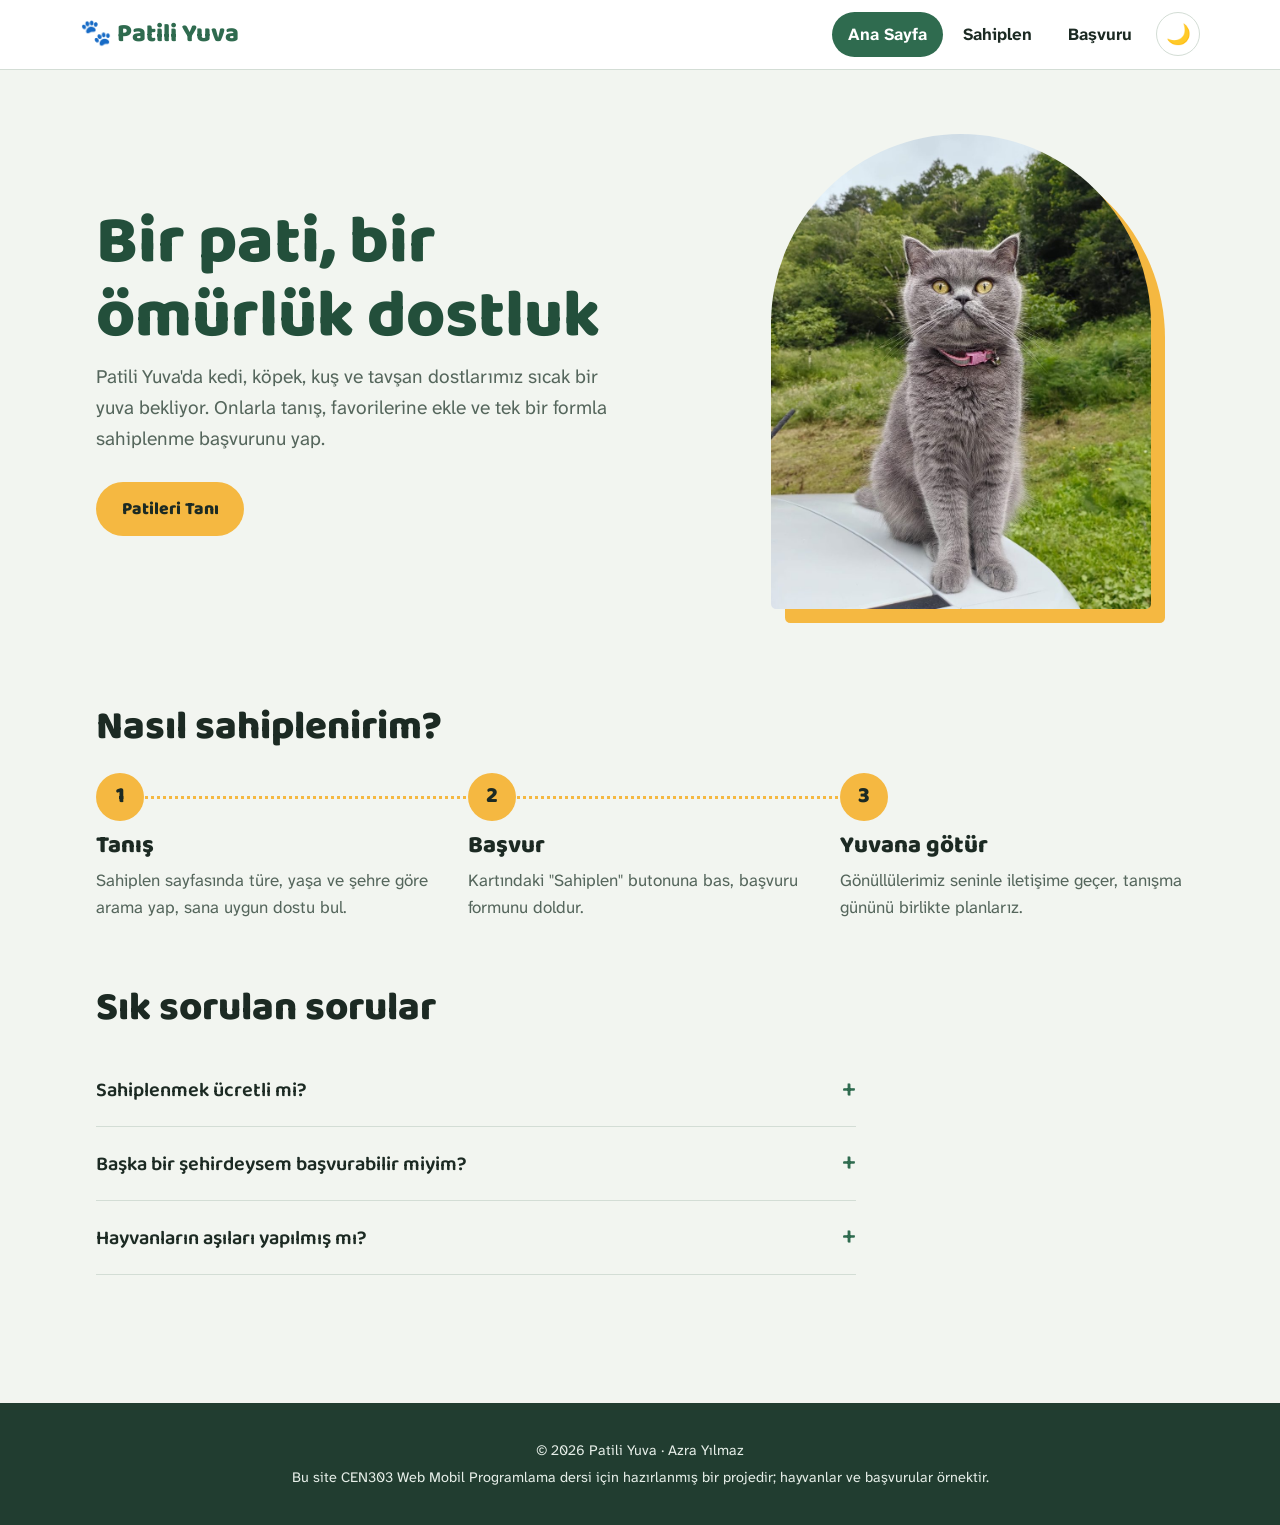
<file: index.html>
<!DOCTYPE html>
<html lang="tr">
<head>
  <meta charset="UTF-8">
  <meta name="viewport" content="width=device-width, initial-scale=1.0">
  <meta name="description" content="Patili Yuva: Sahiplendirilmeyi bekleyen kedi, köpek ve diğer dostlarımızla tanışın.">
  <title>Patili Yuva | Ana Sayfa</title>

  <link rel="stylesheet" href="css/style.css">

  <script src="js/main.js" defer></script>
</head>
<body>
  <header class="site-baslik">
    <a href="index.html" class="logo"><span aria-hidden="true">🐾</span> Patili Yuva</a>

    <button class="menu-butonu" id="menuButonu" type="button"
            aria-label="Menüyü aç" aria-expanded="false" aria-controls="anaMenu">☰</button>

    <nav class="ana-menu" id="anaMenu" aria-label="Ana menü">
      <ul>
        <li><a href="index.html" aria-current="page">Ana Sayfa</a></li>
        <li><a href="hayvanlar.html">Sahiplen</a></li>
        <li><a href="basvuru.html">Başvuru</a></li>
      </ul>
    </nav>

    <button class="tema-butonu" id="temaButonu" type="button" aria-label="Karanlık modu aç veya kapat">🌙</button>
  </header>

  <main>
    <section class="hero" aria-labelledby="heroBaslik">
      <div class="hero-metin">
        <h1 id="heroBaslik">Bir pati, bir ömürlük dostluk</h1>
        <p>
          Patili Yuva'da kedi, köpek, kuş ve tavşan dostlarımız sıcak bir yuva bekliyor.
          Onlarla tanış, favorilerine ekle ve tek bir formla sahiplenme başvurunu yap.
        </p>
        <a href="hayvanlar.html" class="buton">Patileri Tanı</a>
      </div>

      <img src="img/hero.jpg" class="hero-gorsel"
           alt="Pembe tasmalı, sarı gözlü gri kedi Fida, yeşilliklerin önünde bir arabanın kaputunda oturuyor">
    </section>

    <section class="adimlar" aria-labelledby="adimlarBaslik">
      <h2 id="adimlarBaslik">Nasıl sahiplenirim?</h2>

      <div class="adim-listesi">
        <article class="adim">
          <span class="adim-no" aria-hidden="true">1</span>
          <h3>Tanış</h3>
          <p>Sahiplen sayfasında türe, yaşa ve şehre göre arama yap, sana uygun dostu bul.</p>
        </article>

        <article class="adim">
          <span class="adim-no" aria-hidden="true">2</span>
          <h3>Başvur</h3>
          <p>Kartındaki "Sahiplen" butonuna bas, başvuru formunu doldur.</p>
        </article>

        <article class="adim">
          <span class="adim-no" aria-hidden="true">3</span>
          <h3>Yuvana götür</h3>
          <p>Gönüllülerimiz seninle iletişime geçer, tanışma gününü birlikte planlarız.</p>
        </article>
      </div>
    </section>

    <section class="sss" aria-labelledby="sssBaslik">
      <h2 id="sssBaslik">Sık sorulan sorular</h2>

      <details>
        <summary>Sahiplenmek ücretli mi?</summary>
        <p>Hayır. Patili Yuva'daki bütün dostlarımız ücretsiz sahiplendirilir.</p>
      </details>

      <details>
        <summary>Başka bir şehirdeysem başvurabilir miyim?</summary>
        <p>Evet. Başvuru formunda şehrini belirtmen yeterli, ulaşım konusunu birlikte planlarız.</p>
      </details>

      <details>
        <summary>Hayvanların aşıları yapılmış mı?</summary>
        <p>Her kartta aşı durumu yazar. Yavruların aşı takvimi sahiplendikten sonra da devam eder.</p>
      </details>
    </section>
  </main>

  <footer class="site-alt">
    <p>&copy; 2026 Patili Yuva · Azra Yılmaz</p>
    <p>Bu site CEN303 Web Mobil Programlama dersi için hazırlanmış bir projedir; hayvanlar ve başvurular örnektir.</p>
  </footer>
</body>
</html>
</file>
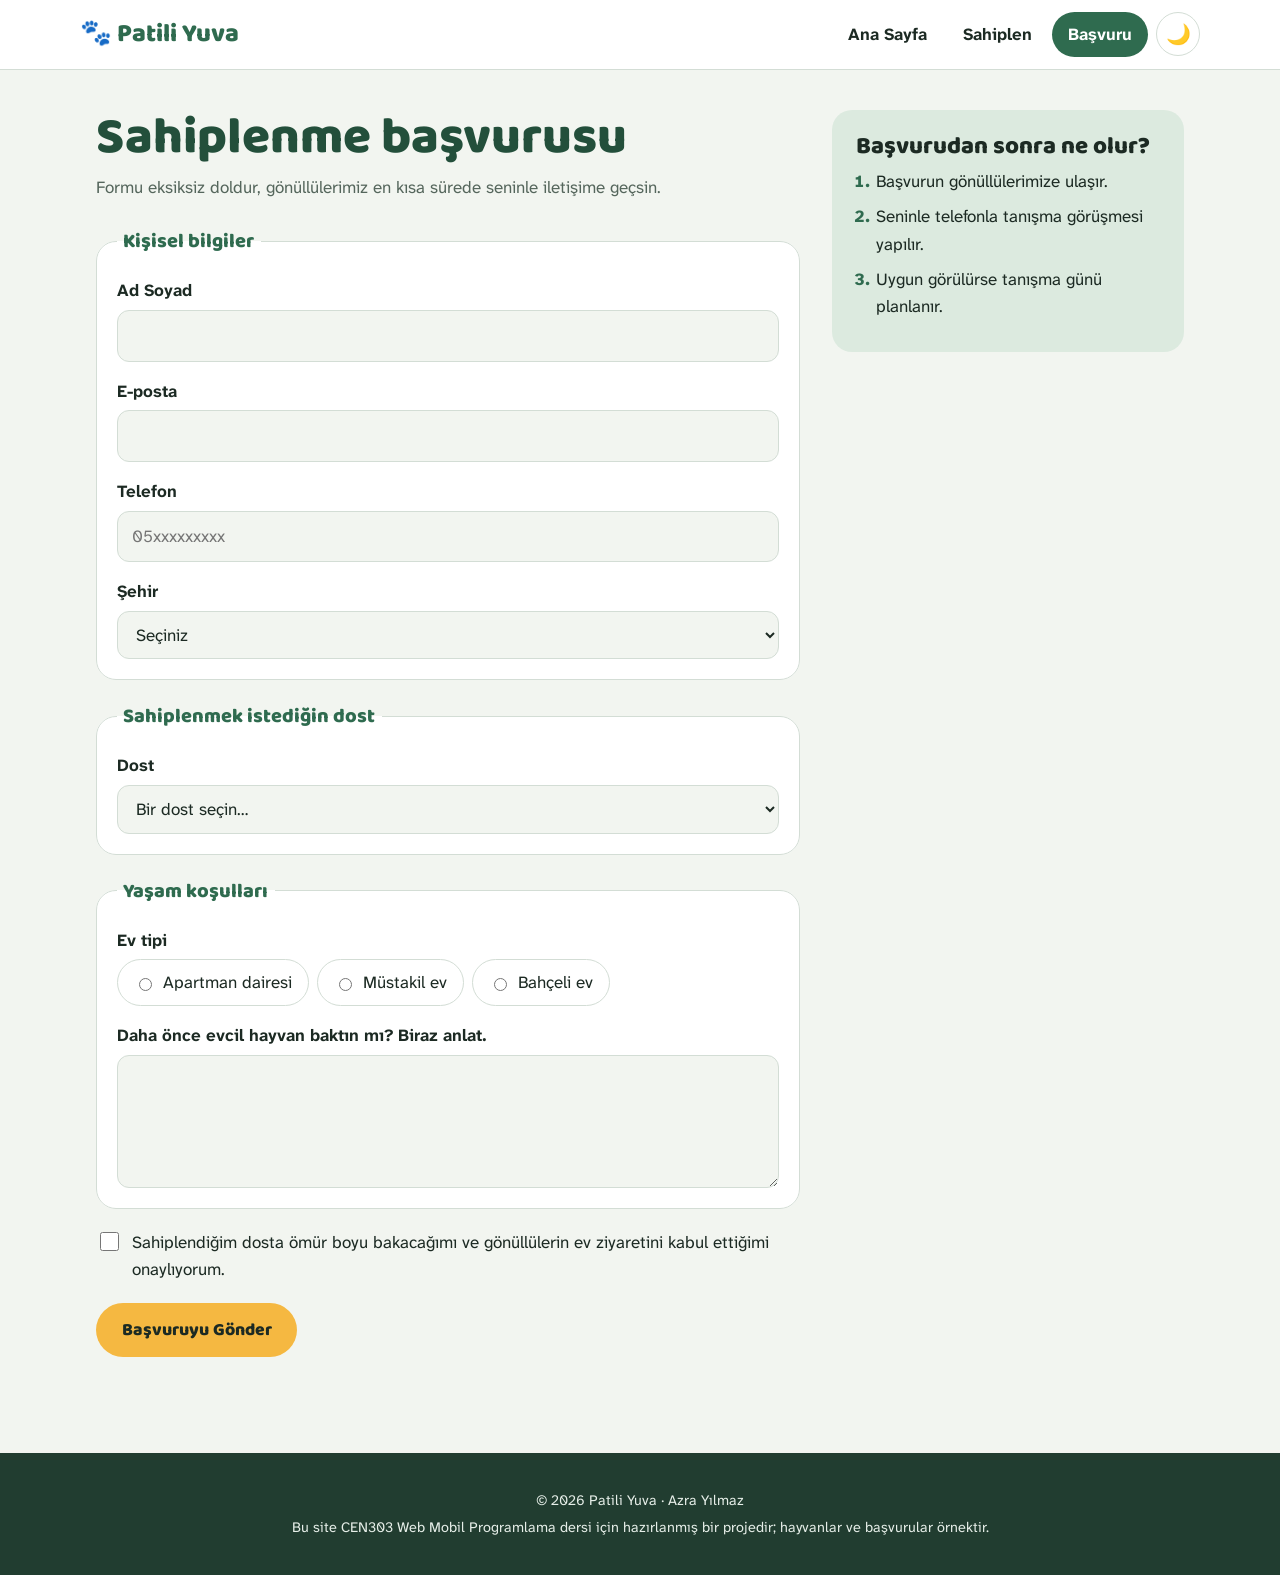
<file: basvuru.html>
<!DOCTYPE html>
<html lang="tr">
<head>
  <meta charset="UTF-8">
  <meta name="viewport" content="width=device-width, initial-scale=1.0">
  <meta name="description" content="Patili Yuva sahiplenme başvuru formu.">
  <title>Patili Yuva | Başvuru</title>

  <link rel="stylesheet" href="css/style.css">

  <script src="js/main.js" defer></script>
  <script src="js/basvuru.js" defer></script>
</head>
<body>
  <header class="site-baslik">
    <a href="index.html" class="logo"><span aria-hidden="true">🐾</span> Patili Yuva</a>

    <button class="menu-butonu" id="menuButonu" type="button"
            aria-label="Menüyü aç" aria-expanded="false" aria-controls="anaMenu">☰</button>

    <nav class="ana-menu" id="anaMenu" aria-label="Ana menü">
      <ul>
        <li><a href="index.html">Ana Sayfa</a></li>
        <li><a href="hayvanlar.html">Sahiplen</a></li>
        <li><a href="basvuru.html" aria-current="page">Başvuru</a></li>
      </ul>
    </nav>

    <button class="tema-butonu" id="temaButonu" type="button" aria-label="Karanlık modu aç veya kapat">🌙</button>
  </header>

  <main class="basvuru-duzeni">

    <section class="basvuru-bolumu" aria-labelledby="basvuruBaslik">
      <h1 id="basvuruBaslik">Sahiplenme başvurusu</h1>
      <p>Formu eksiksiz doldur, gönüllülerimiz en kısa sürede seninle iletişime geçsin.</p>

      <form id="basvuruFormu" class="basvuru-formu">
        <fieldset>
          <legend>Kişisel bilgiler</legend>

          <div class="form-alani">
            <label for="adSoyad">Ad Soyad</label>
            <input type="text" id="adSoyad" name="adSoyad"
                   required minlength="3" maxlength="50"
                   autocomplete="name" aria-describedby="adSoyadHata">
            <small class="hata-mesaji" id="adSoyadHata"></small>
          </div>

          <div class="form-alani">
            <label for="eposta">E-posta</label>
            <input type="email" id="eposta" name="eposta"
                   required autocomplete="email" aria-describedby="epostaHata">
            <small class="hata-mesaji" id="epostaHata"></small>
          </div>

          <div class="form-alani">
            <label for="telefon">Telefon</label>
            <input type="tel" id="telefon" name="telefon"
                   required pattern="0[0-9]{10}" inputmode="numeric"
                   placeholder="05xxxxxxxxx" autocomplete="tel" aria-describedby="telefonHata">
            <small class="hata-mesaji" id="telefonHata"></small>
          </div>

          <div class="form-alani">
            <label for="sehir">Şehir</label>
            <select id="sehir" name="sehir" required aria-describedby="sehirHata">
              <option value="">Seçiniz</option>
              <option value="Rize">Rize</option>
              <option value="Trabzon">Trabzon</option>
              <option value="İstanbul">İstanbul</option>
              <option value="Ankara">Ankara</option>
              <option value="İzmir">İzmir</option>
              <option value="Diğer">Diğer</option>
            </select>
            <small class="hata-mesaji" id="sehirHata"></small>
          </div>
        </fieldset>

        <fieldset>
          <legend>Sahiplenmek istediğin dost</legend>

          <div class="form-alani">
            <label for="hayvanSecimi">Dost</label>
            <select id="hayvanSecimi" name="hayvan" required aria-describedby="hayvanHata">
              <option value="">Bir dost seçin…</option>
            </select>
            <small class="hata-mesaji" id="hayvanHata"></small>
          </div>
        </fieldset>

        <fieldset>
          <legend>Yaşam koşulları</legend>

          <div class="form-alani">
            <span class="alan-basligi" id="evTipiBaslik">Ev tipi</span>
            <div class="secenekler" role="radiogroup" aria-labelledby="evTipiBaslik" aria-describedby="evTipiHata">
              <label><input type="radio" name="evTipi" value="apartman" required> Apartman dairesi</label>
              <label><input type="radio" name="evTipi" value="mustakil"> Müstakil ev</label>
              <label><input type="radio" name="evTipi" value="bahceli"> Bahçeli ev</label>
            </div>
            <small class="hata-mesaji" id="evTipiHata"></small>
          </div>

          <div class="form-alani">
            <label for="deneyim">Daha önce evcil hayvan baktın mı? Biraz anlat.</label>
            <textarea id="deneyim" name="deneyim" rows="4"
                      required minlength="20" maxlength="500"
                      aria-describedby="deneyimHata"></textarea>
            <small class="hata-mesaji" id="deneyimHata"></small>
          </div>
        </fieldset>

        <div class="form-alani onay-alani">
          <label>
            <input type="checkbox" id="onay" name="onay" required aria-describedby="onayHata">
            Sahiplendiğim dosta ömür boyu bakacağımı ve gönüllülerin ev ziyaretini kabul ettiğimi onaylıyorum.
          </label>
          <small class="hata-mesaji" id="onayHata"></small>
        </div>

        <button type="submit" class="buton">Başvuruyu Gönder</button>
      </form>

      <div class="basari-mesaji" id="basariMesaji" role="status" hidden></div>
    </section>

    <aside class="bilgi-kutusu" aria-labelledby="sonrakiAdimBaslik">
      <h2 id="sonrakiAdimBaslik">Başvurudan sonra ne olur?</h2>
      <ol>
        <li>Başvurun gönüllülerimize ulaşır.</li>
        <li>Seninle telefonla tanışma görüşmesi yapılır.</li>
        <li>Uygun görülürse tanışma günü planlanır.</li>
      </ol>
    </aside>
  </main>

  <footer class="site-alt">
    <p>&copy; 2026 Patili Yuva · Azra Yılmaz</p>
    <p>Bu site CEN303 Web Mobil Programlama dersi için hazırlanmış bir projedir; hayvanlar ve başvurular örnektir.</p>
  </footer>
</body>
</html>
</file>
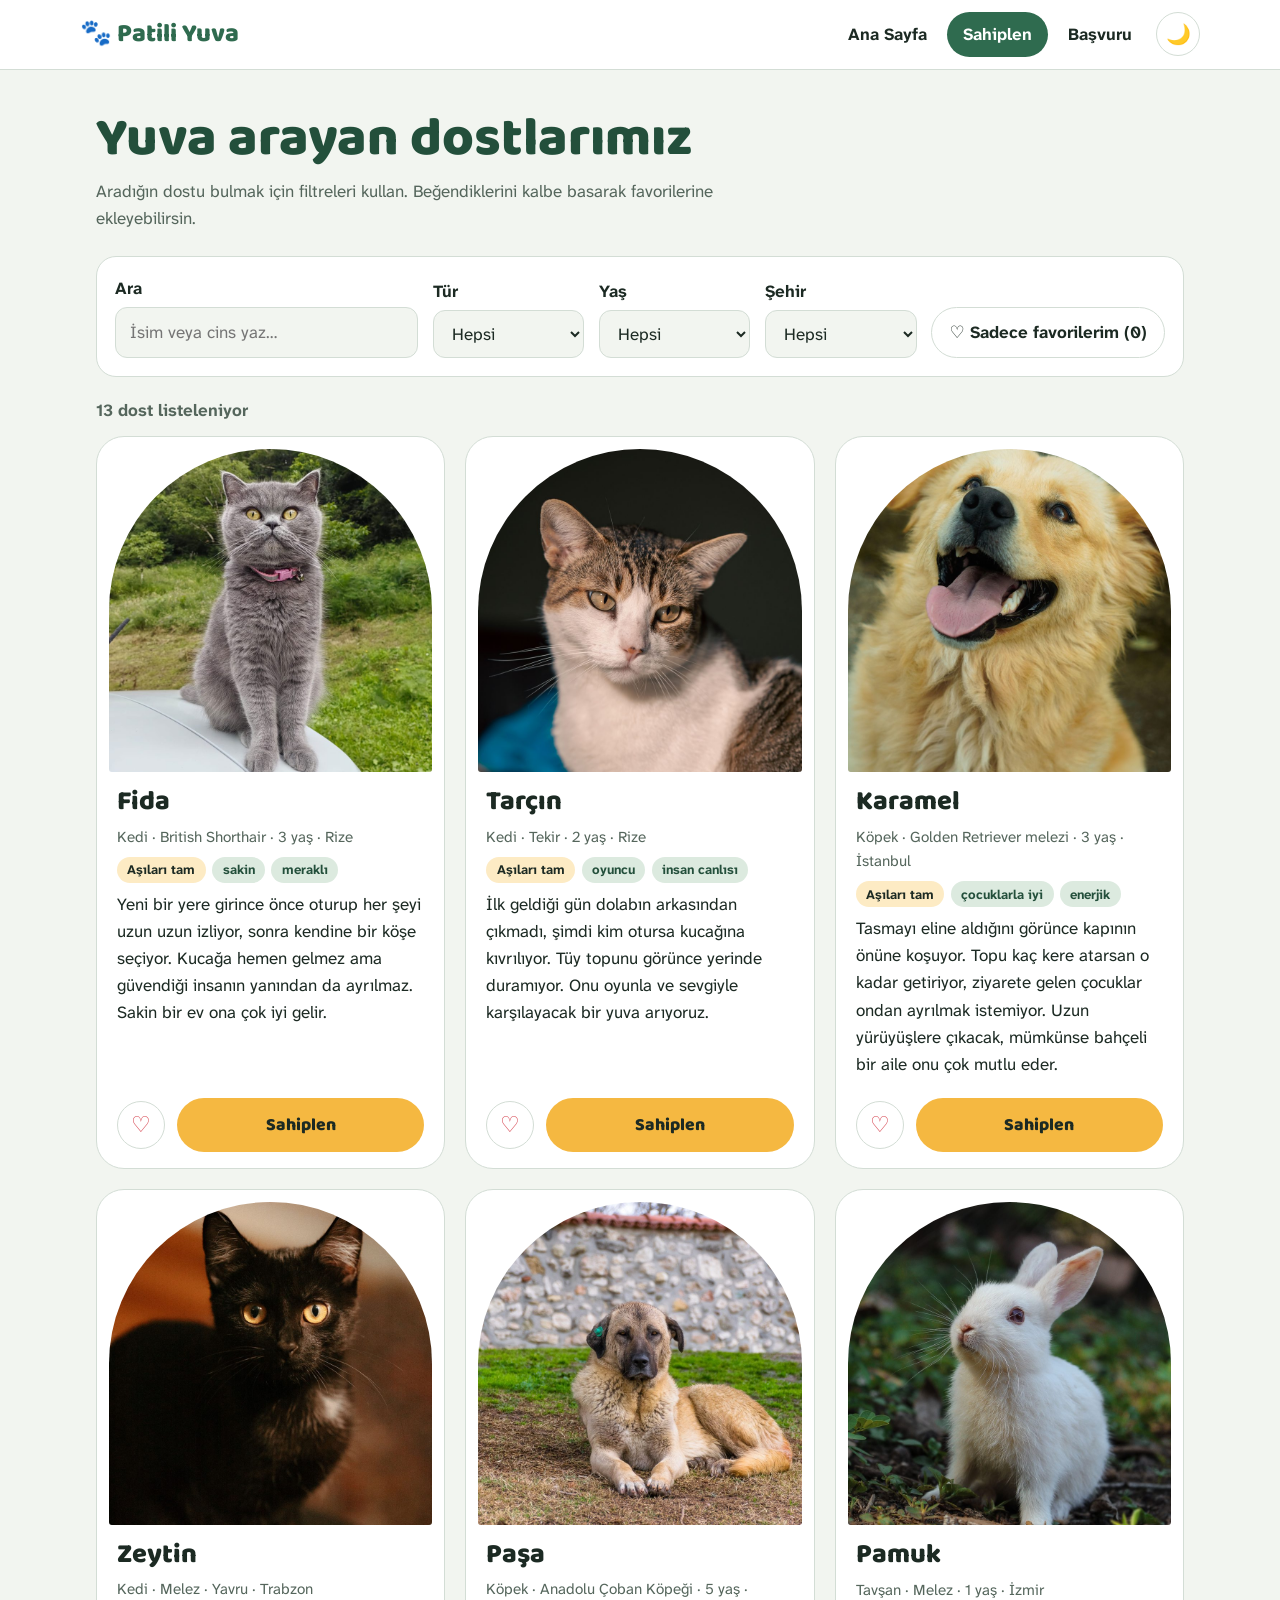
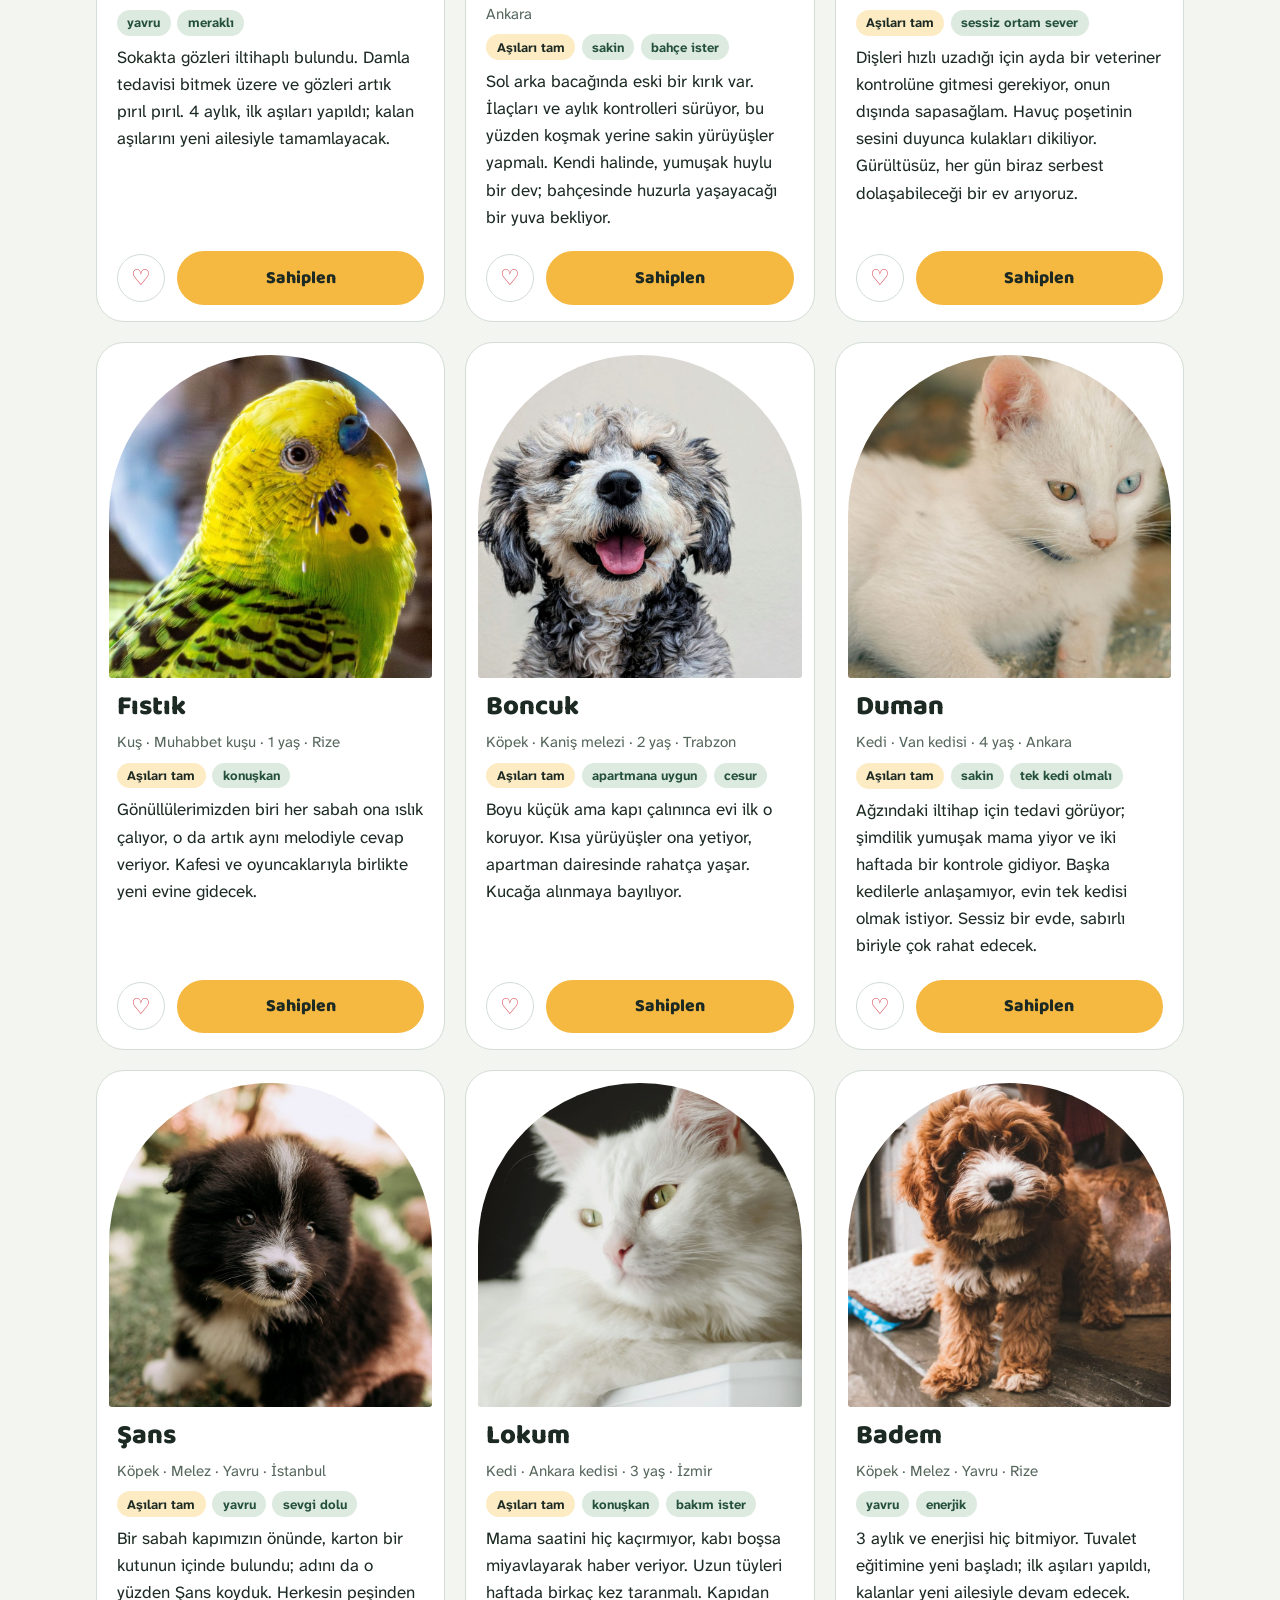
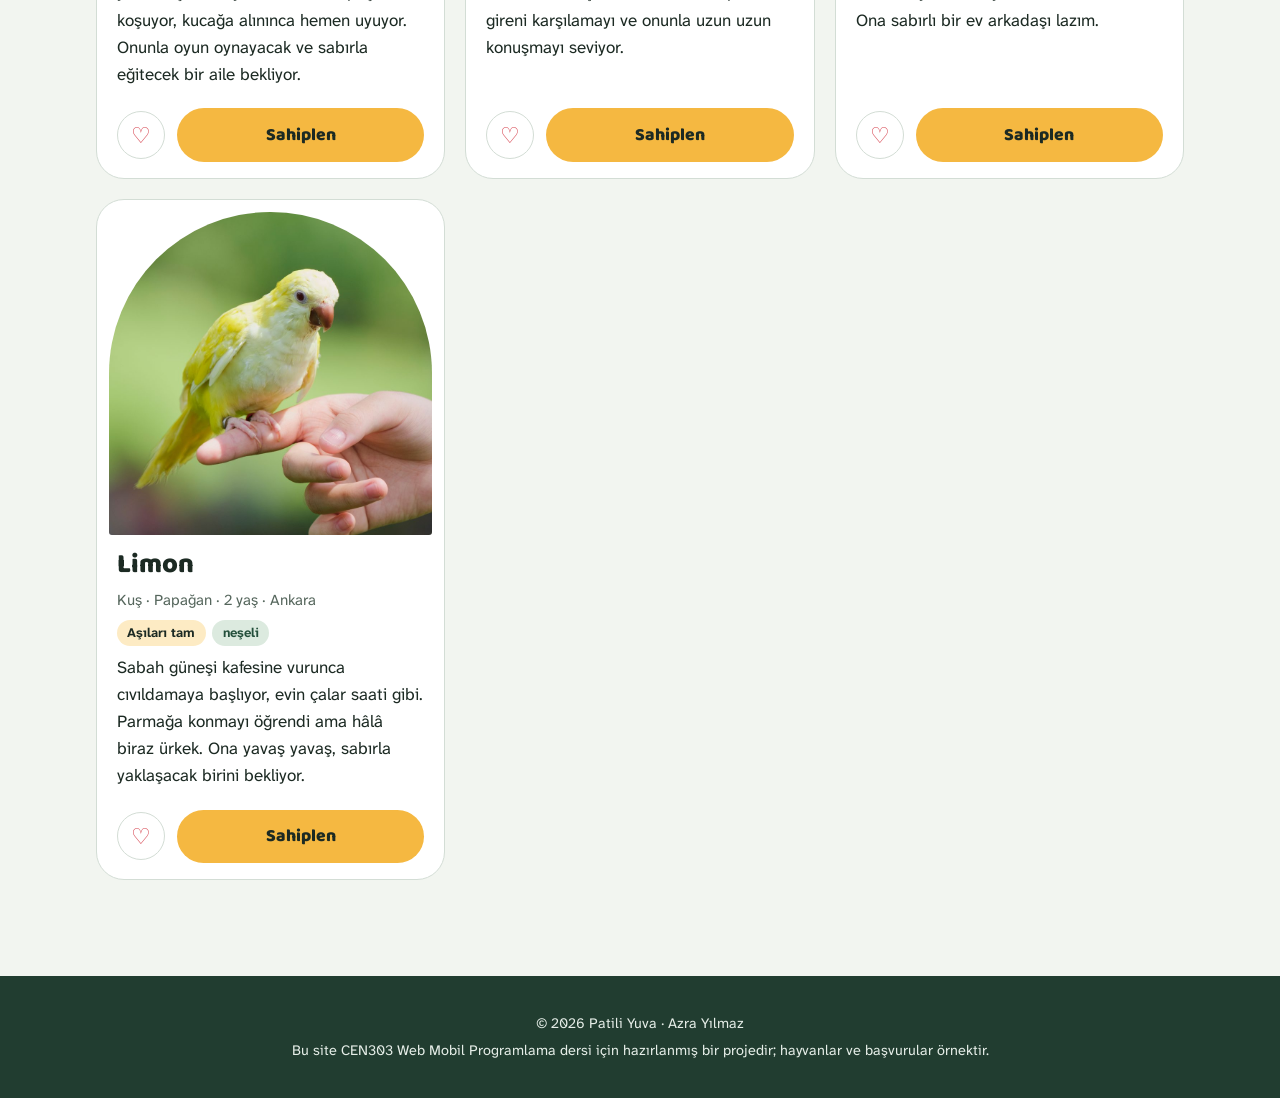
<file: hayvanlar.html>
<!DOCTYPE html>
<html lang="tr">
<head>
  <meta charset="UTF-8">
  <meta name="viewport" content="width=device-width, initial-scale=1.0">
  <meta name="description" content="Sahiplendirilmeyi bekleyen dostlarımızı türe, yaşa ve şehre göre filtreleyin.">
  <title>Patili Yuva | Sahiplen</title>

  <link rel="stylesheet" href="css/style.css">

  <script src="js/main.js" defer></script>
  <script src="js/hayvanlar.js" defer></script>
</head>
<body>
  <header class="site-baslik">
    <a href="index.html" class="logo"><span aria-hidden="true">🐾</span> Patili Yuva</a>

    <button class="menu-butonu" id="menuButonu" type="button"
            aria-label="Menüyü aç" aria-expanded="false" aria-controls="anaMenu">☰</button>

    <nav class="ana-menu" id="anaMenu" aria-label="Ana menü">
      <ul>
        <li><a href="index.html">Ana Sayfa</a></li>
        <li><a href="hayvanlar.html" aria-current="page">Sahiplen</a></li>
        <li><a href="basvuru.html">Başvuru</a></li>
      </ul>
    </nav>

    <button class="tema-butonu" id="temaButonu" type="button" aria-label="Karanlık modu aç veya kapat">🌙</button>
  </header>

  <main>
    <section class="sayfa-giris">
      <h1>Yuva arayan dostlarımız</h1>
      <p>Aradığın dostu bulmak için filtreleri kullan. Beğendiklerini kalbe basarak favorilerine ekleyebilirsin.</p>
    </section>

    <section class="filtreler" aria-label="Arama ve filtreler">
      <div class="filtre-alani">
        <label for="aramaKutusu">Ara</label>
        <input type="search" id="aramaKutusu" placeholder="İsim veya cins yaz…">
      </div>

      <div class="filtre-alani">
        <label for="turFiltresi">Tür</label>
        <select id="turFiltresi">
          <option value="hepsi">Hepsi</option>
          <option value="kedi">Kedi</option>
          <option value="köpek">Köpek</option>
          <option value="kuş">Kuş</option>
          <option value="tavşan">Tavşan</option>
        </select>
      </div>

      <div class="filtre-alani">
        <label for="yasFiltresi">Yaş</label>
        <select id="yasFiltresi">
          <option value="hepsi">Hepsi</option>
          <option value="yavru">Yavru (1 yaş altı)</option>
          <option value="genc">Genç (1-3 yaş)</option>
          <option value="yetiskin">Yetişkin (4 yaş ve üstü)</option>
        </select>
      </div>

      <div class="filtre-alani">
        <label for="sehirFiltresi">Şehir</label>
        <select id="sehirFiltresi">
          <option value="hepsi">Hepsi</option>
          <option value="Rize">Rize</option>
          <option value="Trabzon">Trabzon</option>
          <option value="İstanbul">İstanbul</option>
          <option value="Ankara">Ankara</option>
          <option value="İzmir">İzmir</option>
        </select>
      </div>

      <button class="favori-filtre-butonu" id="favoriFiltreButonu" type="button" aria-pressed="false">
        ♡ Sadece favorilerim
      </button>
    </section>

    <p class="sonuc-bilgisi" id="sonucBilgisi" aria-live="polite"></p>

    <div class="durum-mesaji" id="durumMesaji" role="status"></div>

    <section class="kart-listesi" id="hayvanListesi" aria-label="Hayvan listesi"></section>
  </main>

  <footer class="site-alt">
    <p>&copy; 2026 Patili Yuva · Azra Yılmaz</p>
    <p>Bu site CEN303 Web Mobil Programlama dersi için hazırlanmış bir projedir; hayvanlar ve başvurular örnektir.</p>
  </footer>
</body>
</html>
</file>
<file: css/style.css>
/* ---------- 1. YAZI TİPLERİ ---------- */
@import url("https://fonts.googleapis.com/css2?family=Atkinson+Hyperlegible+Next:wght@400;700&family=Baloo+2:wght@600;800&display=swap");


/* ---------- 2. DEĞİŞKENLER ---------- */
:root {
  --zemin: #f2f5f0;
  --yuzey: #ffffff;
  --murekkep: #1c2a23;
  --soluk: #55665c;
  --yaprak: #2f6b4f;
  --yaprak-koyu: #234f3b;
  --yaprak-acik: #dceadf;
  --tasma: #f5b841;
  --tasma-koyu: #e9a520;
  --tasma-yazi: #1c2a23;
  --tasma-acik: #fdebc4;
  --kalp: #d64550;
  --kalp-acik: #fce8ea;
  --hata: #b3261e;
  --hata-zemin: #fdf0ef;
  --cizgi: #d3ddd5;
  --koyu-bant: #213d30;
  --koyu-bant-yazi: #e6eee8;

  --yazi-baslik: "Baloo 2", "Trebuchet MS", sans-serif;
  --yazi-govde: "Atkinson Hyperlegible Next", "Segoe UI", system-ui, sans-serif;

  --icerik-genislik: 1120px;
  --kose: 20px;
}

body.karanlik {
  --zemin: #111915;
  --yuzey: #1a241f;
  --murekkep: #e6eee8;
  --soluk: #a3b3a9;
  --yaprak: #7cc3a0;
  --yaprak-koyu: #a9ddc2;
  --yaprak-acik: #23352c;
  --tasma-acik: #3a2e12;
  --kalp-acik: #3a1d21;
  --hata: #ff8a80;
  --hata-zemin: #3a1f1d;
  --cizgi: #2c3a33;
  --koyu-bant: #0c1310;
}


/* ---------- 3. GENEL AYARLAR ---------- */

*,
*::before,
*::after {
  box-sizing: border-box;
}

body {
  margin: 0;
  font-family: var(--yazi-govde);
  font-size: 1.0625rem;
  line-height: 1.6;
  color: var(--murekkep);
  background-color: var(--zemin);

  transition: background-color 0.3s ease, color 0.3s ease;
}

h1,
h2,
h3 {
  font-family: var(--yazi-baslik);
  font-weight: 800;
  line-height: 1.1;
  margin: 0 0 0.5rem;
}

img {
  display: block;
  max-width: 100%;
}

a {
  color: var(--yaprak);
}

:focus-visible {
  outline: 3px solid var(--tasma);
  outline-offset: 3px;
}

[hidden] {
  display: none !important;
}

main {
  max-width: var(--icerik-genislik);
  margin-inline: auto;
  padding: 0 1rem 3rem;
}

@media (prefers-reduced-motion: reduce) {
  *,
  *::before,
  *::after {
    animation: none !important;
    transition: none !important;
  }
}


/* ---------- 4. BAŞLIK VE MENÜ ---------- */

.site-baslik {
  position: sticky;
  top: 0;
  z-index: 10;
  display: flex;
  flex-wrap: wrap;
  align-items: center;
  gap: 0.5rem;

  padding: 0.75rem max(1rem, calc((100% - var(--icerik-genislik)) / 2));
  background-color: var(--yuzey);
  border-bottom: 1px solid var(--cizgi);
}

.logo {
  margin-right: auto;
  font-family: var(--yazi-baslik);
  font-size: 1.6rem;
  font-weight: 800;
  color: var(--yaprak);
  text-decoration: none;
}

.tema-butonu { order: 1; }
.menu-butonu { order: 2; }
.ana-menu    { order: 3; }

.menu-butonu,
.tema-butonu {
  width: 44px;
  height: 44px;
  border: 1.5px solid var(--cizgi);
  border-radius: 50%;
  background-color: transparent;
  color: var(--murekkep);
  font-size: 1.25rem;
  cursor: pointer;
  transition: background-color 0.2s ease;
}

.menu-butonu:hover,
.tema-butonu:hover {
  background-color: var(--yaprak-acik);
}

.ana-menu {
  display: none;
  width: 100%;
}

.ana-menu.acik {
  display: block;
  animation: menu-ac 0.25s ease-out;
}

@keyframes menu-ac {
  from { opacity: 0; transform: translateY(-8px); }
  to   { opacity: 1; transform: translateY(0); }
}

.ana-menu ul {
  list-style: none;
  margin: 0;
  padding: 0.5rem 0 0.25rem;
  display: flex;
  flex-direction: column;
  gap: 0.25rem;
}

.ana-menu a {
  display: block;
  padding: 0.55rem 1rem;
  border-radius: 999px;
  color: var(--murekkep);
  font-weight: 700;
  text-decoration: none;
  transition: background-color 0.2s ease;
}

.ana-menu a:hover {
  background-color: var(--yaprak-acik);
}

.ana-menu a[aria-current="page"] {
  background-color: var(--yaprak);
  color: var(--yuzey);
}

@media (min-width: 640px) {
  .menu-butonu {
    display: none;
  }

  .ana-menu {
    display: block;
    order: 1;
    width: auto;
  }

  .tema-butonu {
    order: 2;
  }

  .ana-menu ul {
    flex-direction: row;
    padding: 0;
  }
}


/* ---------- 5. BUTON ---------- */

.buton {
  display: inline-block;
  padding: 0.8rem 1.6rem;
  border: 0;
  border-radius: 999px;
  background-color: var(--tasma);
  color: var(--tasma-yazi);
  font-family: var(--yazi-baslik);
  font-size: 1.1rem;
  font-weight: 800;
  text-align: center;
  text-decoration: none;
  cursor: pointer;
  transition: background-color 0.2s ease, transform 0.2s ease;
}

.buton:hover {
  background-color: var(--tasma-koyu);
  transform: translateY(-2px);
}

.buton:active {
  transform: translateY(0);
}


/* ---------- 6. ANA SAYFA ---------- */

.hero {
  display: grid;
  gap: 2.5rem;
  align-items: center;
  padding-block: 2.5rem 3rem;
}

.hero h1 {
  font-size: clamp(2.5rem, 8vw, 4.2rem);
  color: var(--yaprak-koyu);
}

.hero-metin p {
  max-width: 34rem;
  margin: 0 0 1.75rem;
  font-size: 1.2rem;
  color: var(--soluk);
}

.hero-gorsel {
  justify-self: center;
  width: 100%;
  max-width: 380px;
  aspect-ratio: 4 / 5;
  object-fit: cover;
  border-radius: 999px 999px 28px 28px;
  background-color: var(--yaprak-acik);

  box-shadow: 14px 14px 0 var(--tasma);
}

.adimlar {
  padding-block: 2rem;
}

.adimlar h2,
.sss h2 {
  font-size: clamp(1.9rem, 5vw, 2.5rem);
  margin-bottom: 1.5rem;
}

.adim-listesi {
  position: relative;
  display: grid;
  gap: 1.75rem;
}

.adim h3 {
  font-size: 1.5rem;
  margin-top: 0.75rem;
}

.adim p {
  margin: 0;
  color: var(--soluk);
}

.adim-no {
  position: relative;
  z-index: 1;
  display: grid;
  place-items: center;
  width: 48px;
  height: 48px;
  border-radius: 50%;
  background-color: var(--tasma);
  color: var(--tasma-yazi);
  font-family: var(--yazi-baslik);
  font-size: 1.4rem;
  font-weight: 800;
}

.sss {
  max-width: 760px;
  padding-block: 2rem;
}

.sss details {
  border-bottom: 1px solid var(--cizgi);
}

.sss summary {
  display: flex;
  justify-content: space-between;
  align-items: center;
  gap: 1rem;
  padding: 1rem 0;
  font-family: var(--yazi-baslik);
  font-size: 1.25rem;
  font-weight: 600;
  cursor: pointer;
  list-style: none;
}

.sss summary::-webkit-details-marker {
  display: none;
}

.sss summary::after {
  content: "+";
  font-size: 1.6rem;
  color: var(--yaprak);
}

.sss details[open] summary::after {
  content: "−";
}

.sss details p {
  margin: 0 0 1rem;
  color: var(--soluk);
}

@media (min-width: 640px) {
  .adim-listesi {
    grid-template-columns: repeat(3, 1fr);
  }

  .adim-listesi::before {
    content: "";
    position: absolute;
    top: 23px;
    left: 24px;

    right: calc((100% - 3.5rem) / 3 - 24px);
    border-top: 3px dotted var(--tasma);
  }
}

@media (min-width: 1024px) {
  .hero {
    grid-template-columns: 1.15fr 0.85fr;
    padding-block: 4rem;
  }
}


/* ---------- 7. SAHİPLEN SAYFASI ---------- */

.sayfa-giris {
  padding-block: 2.5rem 1.5rem;
}

.sayfa-giris h1 {
  font-size: clamp(2.2rem, 7vw, 3.4rem);
  color: var(--yaprak-koyu);
}

.sayfa-giris p {
  max-width: 40rem;
  margin: 0;
  color: var(--soluk);
}

.filtreler {
  display: grid;
  gap: 0.9rem;
  align-items: end;
  padding: 1.1rem;
  border: 1px solid var(--cizgi);
  border-radius: var(--kose);
  background-color: var(--yuzey);
}

.filtre-alani {
  display: flex;
  flex-direction: column;
  gap: 0.3rem;
}

label,
.alan-basligi {
  font-weight: 700;
}

input[type="text"],
input[type="search"],
input[type="email"],
input[type="tel"],
select,
textarea {
  width: 100%;
  padding: 0.7rem 0.9rem;
  border: 1.5px solid var(--cizgi);
  border-radius: 12px;
  background-color: var(--zemin);
  color: var(--murekkep);
  font: inherit;
  transition: border-color 0.2s ease;
}

input:hover,
select:hover,
textarea:hover {
  border-color: var(--soluk);
}

input:focus,
select:focus,
textarea:focus {
  border-color: var(--yaprak);
}

.favori-filtre-butonu {
  padding: 0.7rem 1.1rem;
  border: 1.5px solid var(--cizgi);
  border-radius: 999px;
  background-color: transparent;
  color: var(--murekkep);
  font: inherit;
  font-weight: 700;
  cursor: pointer;
  transition: background-color 0.2s ease, color 0.2s ease;
}

.favori-filtre-butonu:hover {
  background-color: var(--kalp-acik);
}

.favori-filtre-butonu[aria-pressed="true"] {
  border-color: var(--kalp);
  background-color: var(--kalp);
  color: #ffffff;
}

.sonuc-bilgisi {
  margin: 1.25rem 0 0.75rem;
  color: var(--soluk);
  font-weight: 700;
}

.durum-mesaji:empty {
  display: none;
}

.durum-mesaji {
  padding: 2rem 1rem;
  text-align: center;
  color: var(--soluk);
  font-weight: 700;
}

.durum-mesaji.yukleniyor::before {
  content: "🐾";
  display: block;
  margin-bottom: 0.5rem;
  font-size: 2rem;
  animation: zipla 0.6s ease-in-out infinite alternate;
}

@keyframes zipla {
  from { transform: translateY(0); }
  to   { transform: translateY(-10px); }
}

.durum-mesaji.hata {
  border: 1.5px solid var(--hata);
  border-radius: var(--kose);
  background-color: var(--hata-zemin);
  color: var(--hata);
}

.kart-listesi {
  display: grid;
  gap: 1.25rem;
}

.kart {
  display: flex;
  flex-direction: column;
  padding: 0.75rem;
  border: 1px solid var(--cizgi);
  border-radius: 28px;
  background-color: var(--yuzey);
}

.kart img {
  width: 100%;
  aspect-ratio: 1 / 1;
  object-fit: cover;
  border-radius: 999px 999px 18px 18px;
  background-color: var(--yaprak-acik);
}

.kart-icerik {
  display: flex;
  flex-direction: column;
  flex: 1;
  gap: 0.5rem;
  padding: 0.9rem 0.5rem 0.25rem;
}

.kart h2 {
  margin: 0;
  font-size: 1.7rem;
}

.kart-bilgi {
  margin: 0;
  color: var(--soluk);
  font-size: 0.95rem;
}

.kart-icerik p {
  margin: 0;
}

.etiketler {
  display: flex;
  flex-wrap: wrap;
  gap: 0.4rem;
  margin: 0;
  padding: 0;
  list-style: none;
}

.etiket {
  padding: 0.15rem 0.65rem;
  border-radius: 999px;
  background-color: var(--yaprak-acik);
  color: var(--yaprak-koyu);
  font-size: 0.82rem;
  font-weight: 700;
}

.etiket-asi {
  background-color: var(--tasma-acik);
  color: var(--murekkep);
}

.kart-butonlar {
  display: flex;
  align-items: center;
  gap: 0.75rem;
  margin-top: auto;
  padding-top: 0.75rem;
}

.kart-butonlar .buton {
  flex: 1;
}

.favori-butonu {
  flex-shrink: 0;
  width: 48px;
  height: 48px;
  border: 1.5px solid var(--cizgi);
  border-radius: 50%;
  background-color: var(--yuzey);
  color: var(--kalp);
  font-size: 1.4rem;
  cursor: pointer;
  transition: background-color 0.2s ease;
}

.favori-butonu:hover {
  background-color: var(--kalp-acik);
}

.favori-butonu[aria-pressed="true"] {
  border-color: var(--kalp);
  background-color: var(--kalp);
  color: #ffffff;
  animation: pit 0.35s ease-out;
}

@keyframes pit {
  0%   { transform: scale(1); }
  40%  { transform: scale(1.25); }
  100% { transform: scale(1); }
}

@media (min-width: 640px) {
  .filtreler {
    grid-template-columns: 1fr 1fr;
  }

  .filtre-alani:first-child {
    grid-column: 1 / -1;
  }

  .kart-listesi {
    grid-template-columns: repeat(2, 1fr);
  }
}

@media (min-width: 1024px) {
  .filtreler {
    grid-template-columns: 2fr 1fr 1fr 1fr auto;
  }

  .filtre-alani:first-child {
    grid-column: auto;
  }

  .kart-listesi {
    grid-template-columns: repeat(3, 1fr);
  }
}


/* ---------- 8. BAŞVURU SAYFASI ---------- */

.basvuru-duzeni {
  display: grid;
  gap: 2rem;
  padding-top: 2.5rem;
}

.basvuru-bolumu h1 {
  font-size: clamp(2.2rem, 7vw, 3.2rem);
  color: var(--yaprak-koyu);
}

.basvuru-bolumu > p {
  margin: 0 0 1.5rem;
  color: var(--soluk);
}

.basvuru-formu {
  display: flex;
  flex-direction: column;
  gap: 1.25rem;
}

.basvuru-formu fieldset {
  display: flex;
  flex-direction: column;
  gap: 1rem;
  margin: 0;
  padding: 1.25rem;
  border: 1px solid var(--cizgi);
  border-radius: var(--kose);
  background-color: var(--yuzey);
}

.basvuru-formu legend {
  padding: 0 0.4rem;
  font-family: var(--yazi-baslik);
  font-size: 1.25rem;
  font-weight: 800;
  color: var(--yaprak);
}

.form-alani {
  display: flex;
  flex-direction: column;
  gap: 0.35rem;
}

textarea {
  min-height: 7rem;
  resize: vertical;
}

.secenekler {
  display: flex;
  flex-wrap: wrap;
  gap: 0.5rem;
}

.secenekler label {
  display: inline-flex;
  align-items: center;
  gap: 0.5rem;
  padding: 0.55rem 1rem;
  border: 1.5px solid var(--cizgi);
  border-radius: 999px;
  font-weight: 400;
  cursor: pointer;
  transition: border-color 0.2s ease, background-color 0.2s ease;
}

.secenekler label:has(input:checked) {
  border-color: var(--yaprak);
  background-color: var(--yaprak-acik);
  font-weight: 700;
}

input[type="radio"],
input[type="checkbox"] {
  accent-color: var(--yaprak);
}

.onay-alani label {
  display: flex;
  align-items: flex-start;
  gap: 0.6rem;
  font-weight: 400;
}

.onay-alani input {
  flex-shrink: 0;
  width: 1.2rem;
  height: 1.2rem;
  margin-top: 0.2rem;
}

.hata-mesaji:empty {
  display: none;
}

.hata-mesaji {
  color: var(--hata);
  font-size: 0.9rem;
  font-weight: 700;
}

input.hatali,
select.hatali,
textarea.hatali {
  border-color: var(--hata);
  background-color: var(--hata-zemin);
}

.basvuru-formu .buton {
  align-self: flex-start;
}

.basari-mesaji {
  padding: 1.5rem;
  border: 1.5px solid var(--yaprak);
  border-radius: var(--kose);
  background-color: var(--yaprak-acik);
  font-size: 1.15rem;
  font-weight: 700;
  animation: belir 0.4s ease-out;
}

@keyframes belir {
  from { opacity: 0; transform: scale(0.96); }
  to   { opacity: 1; transform: scale(1); }
}

.bilgi-kutusu {
  align-self: start;
  padding: 1.5rem;
  border-radius: var(--kose);
  background-color: var(--yaprak-acik);
}

.bilgi-kutusu h2 {
  font-size: 1.5rem;
}

.bilgi-kutusu ol {
  margin: 0;
  padding-left: 1.25rem;
}

.bilgi-kutusu li {
  margin-bottom: 0.5rem;
}

.bilgi-kutusu li::marker {
  color: var(--yaprak);
  font-weight: 800;
}

@media (min-width: 1024px) {
  .basvuru-duzeni {
    grid-template-columns: 2fr 1fr;
  }

  .bilgi-kutusu {
    position: sticky;
    top: 6rem;
  }
}


/* ---------- 9. ALT BİLGİ ---------- */

.site-alt {
  margin-top: 3rem;
  padding: 2rem 1rem;
  background-color: var(--koyu-bant);
  color: var(--koyu-bant-yazi);
  text-align: center;
  font-size: 0.9rem;
}

.site-alt p {
  margin: 0.25rem 0;
}
</file>
